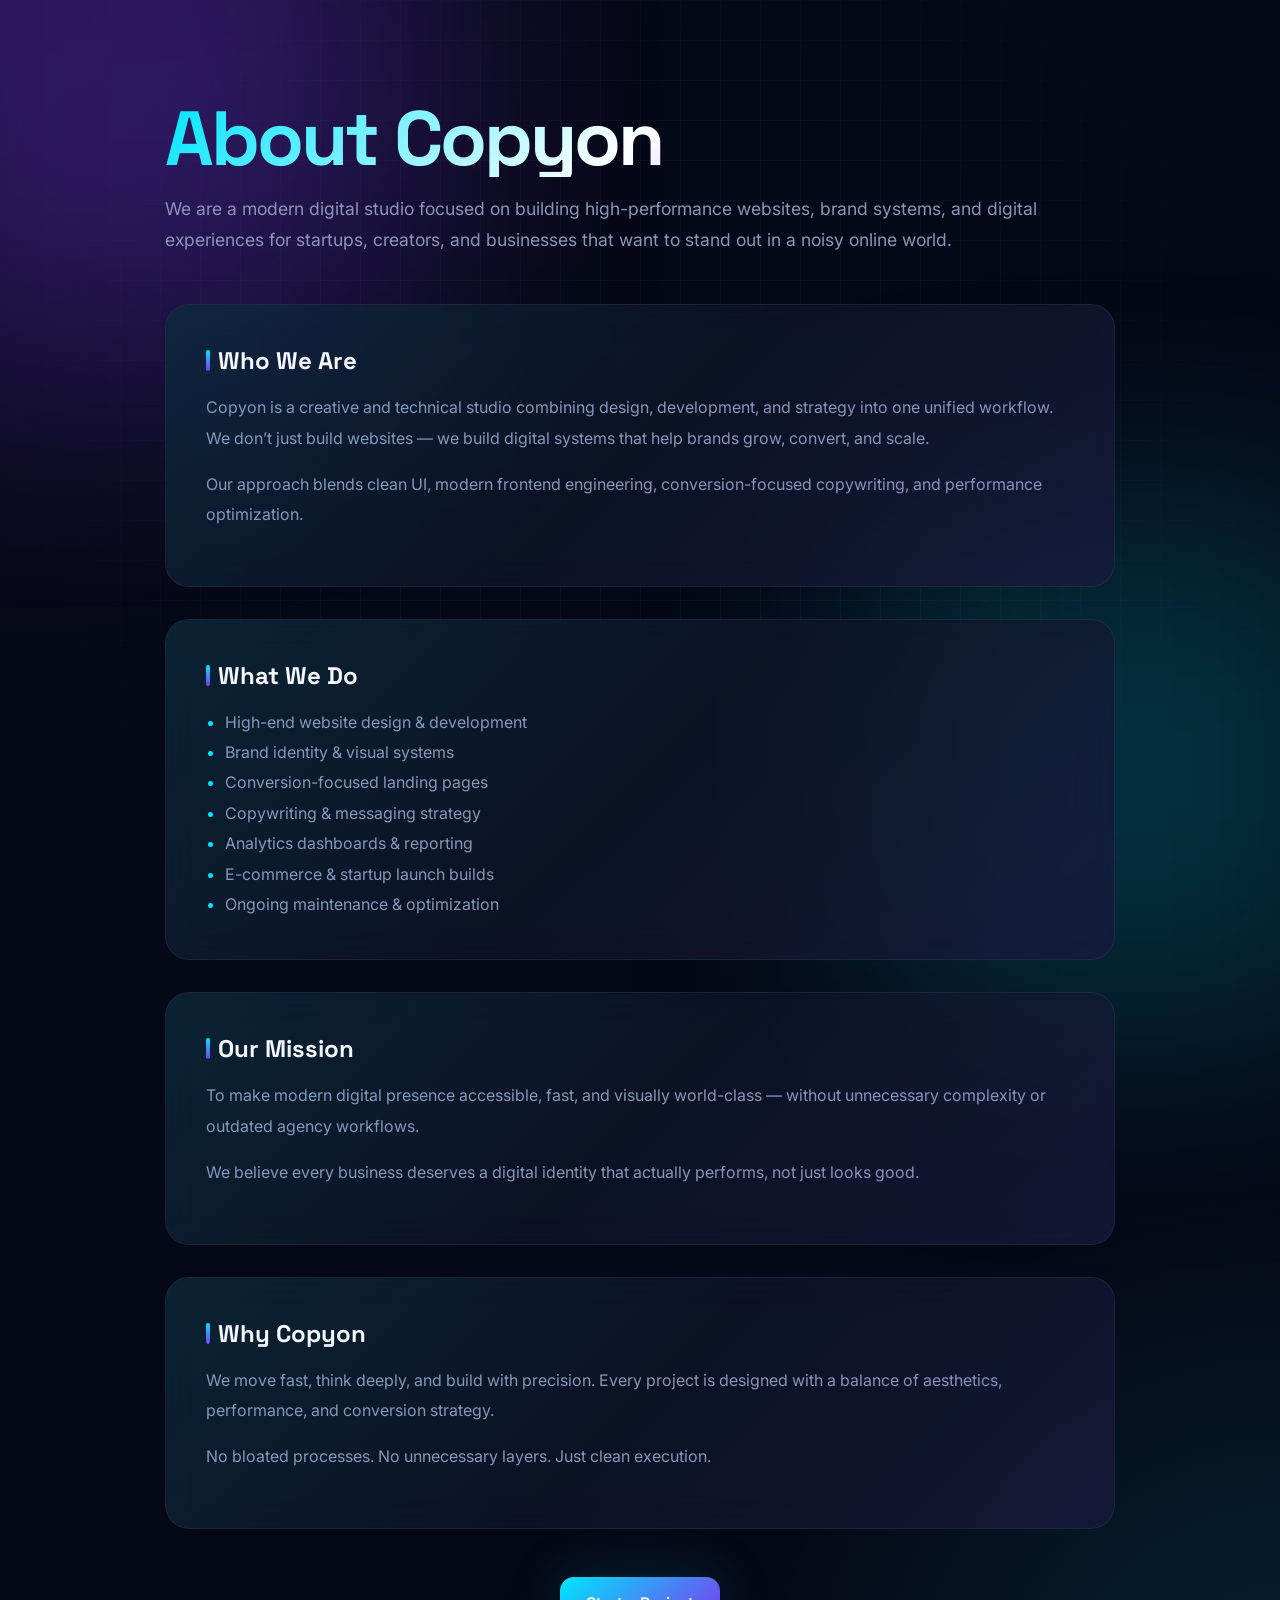
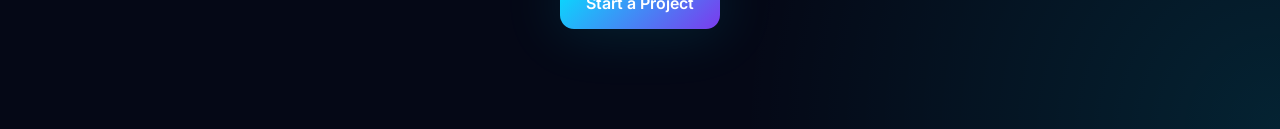
<file: about.html>
<!DOCTYPE html>
<html lang="en">
<head>
  <meta charset="UTF-8" />
  <meta name="viewport" content="width=device-width, initial-scale=1.0"/>
  <title>About Us | Copyon</title>

  <link rel="preconnect" href="https://fonts.googleapis.com">
  <link rel="preconnect" href="https://fonts.gstatic.com" crossorigin>
  <link href="https://fonts.googleapis.com/css2?family=Space+Grotesk:wght@300;400;500;700&family=Inter:wght@300;400;500;600&display=swap" rel="stylesheet">

  <style>
    * {
      margin: 0;
      padding: 0;
      box-sizing: border-box;
    }

    :root {
      --bg: #050816;
      --panel: rgba(15, 23, 42, 0.72);
      --border: rgba(255,255,255,0.08);
      --text: #f4f7ff;
      --muted: #8b95b7;
      --cyan: #00e5ff;
      --purple: #7c3aed;
      --shadow: 0 0 60px rgba(0,229,255,0.15);
    }

    body {
      font-family: 'Inter', sans-serif;
      background:
        radial-gradient(circle at top left, rgba(124,58,237,0.18), transparent 30%),
        radial-gradient(circle at bottom right, rgba(0,229,255,0.12), transparent 25%),
        var(--bg);
      color: var(--text);
      padding: 100px 24px;
      overflow-x: hidden;
    }

    body::before {
      content: '';
      position: fixed;
      inset: 0;
      background-image:
        linear-gradient(rgba(255,255,255,0.03) 1px, transparent 1px),
        linear-gradient(90deg, rgba(255,255,255,0.03) 1px, transparent 1px);
      background-size: 40px 40px;
      mask-image: radial-gradient(circle at center, black 40%, transparent 85%);
      pointer-events: none;
    }

    .glow {
      position: fixed;
      width: 500px;
      height: 500px;
      filter: blur(120px);
      z-index: 0;
      pointer-events: none;
    }

    .glow-1 {
      background: rgba(124,58,237,0.25);
      top: -150px;
      left: -100px;
    }

    .glow-2 {
      background: rgba(0,229,255,0.18);
      bottom: -120px;
      right: -100px;
    }

    .container {
      max-width: 950px;
      margin: auto;
      position: relative;
      z-index: 2;
    }

    h1 {
      font-family: 'Space Grotesk', sans-serif;
      font-size: clamp(3rem, 6vw, 5rem);
      line-height: 1;
      letter-spacing: -3px;
      margin-bottom: 1rem;
      background: linear-gradient(135deg, var(--cyan), white, var(--purple));
      -webkit-background-clip: text;
      -webkit-text-fill-color: transparent;
    }

    .subtitle {
      color: var(--muted);
      font-size: 1.1rem;
      line-height: 1.8;
      margin-bottom: 3rem;
    }

    .card {
      background: var(--panel);
      border: 1px solid var(--border);
      border-radius: 24px;
      padding: 2.5rem;
      backdrop-filter: blur(18px);
      margin-bottom: 2rem;
      position: relative;
      overflow: hidden;
    }

    .card::before {
      content: '';
      position: absolute;
      inset: 0;
      background: linear-gradient(135deg, rgba(0,229,255,0.08), transparent, rgba(124,58,237,0.08));
      pointer-events: none;
    }

    h2 {
      font-family: 'Space Grotesk', sans-serif;
      margin-bottom: 1rem;
      padding-left: 12px;
      position: relative;
    }

    h2::before {
      content: '';
      position: absolute;
      left: 0;
      top: 5px;
      bottom: 5px;
      width: 4px;
      border-radius: 999px;
      background: linear-gradient(var(--cyan), var(--purple));
    }

    p {
      color: var(--muted);
      line-height: 1.9;
      margin-bottom: 1rem;
    }

    .grid {
      display: grid;
      grid-template-columns: repeat(auto-fit, minmax(240px, 1fr));
      gap: 1rem;
      margin-top: 1.5rem;
    }

    .stat {
      background: rgba(255,255,255,0.03);
      border: 1px solid var(--border);
      border-radius: 16px;
      padding: 1.5rem;
      text-align: center;
    }

    .stat h3 {
      font-size: 2rem;
      color: var(--cyan);
      margin-bottom: 0.3rem;
    }

    ul {
      margin-left: 1.2rem;
      color: var(--muted);
      line-height: 1.9;
    }

    li::marker {
      color: var(--cyan);
    }

    .cta {
      text-align: center;
      margin-top: 3rem;
    }

    .btn {
      display: inline-block;
      padding: 1rem 1.6rem;
      border-radius: 14px;
      background: linear-gradient(135deg, var(--cyan), var(--purple));
      color: white;
      font-weight: 600;
      text-decoration: none;
      box-shadow: var(--shadow);
      transition: .3s;
    }

    .btn:hover {
      transform: translateY(-3px);
    }

    @media (max-width: 768px) {
      body {
        padding: 60px 16px;
      }

      .card {
        padding: 1.5rem;
      }
    }
  </style>
</head>

<body>

<div class="glow glow-1"></div>
<div class="glow glow-2"></div>

<div class="container">

  <h1>About Copyon</h1>

  <p class="subtitle">
    We are a modern digital studio focused on building high-performance websites,
    brand systems, and digital experiences for startups, creators, and businesses
    that want to stand out in a noisy online world.
  </p>

  <div class="card">
    <h2>Who We Are</h2>
    <p>
      Copyon is a creative and technical studio combining design, development,
      and strategy into one unified workflow. We don’t just build websites —
      we build digital systems that help brands grow, convert, and scale.
    </p>
    <p>
      Our approach blends clean UI, modern frontend engineering, conversion-focused
      copywriting, and performance optimization.
    </p>
  </div>

  <div class="card">
    <h2>What We Do</h2>
    <ul>
      <li>High-end website design & development</li>
      <li>Brand identity & visual systems</li>
      <li>Conversion-focused landing pages</li>
      <li>Copywriting & messaging strategy</li>
      <li>Analytics dashboards & reporting</li>
      <li>E-commerce & startup launch builds</li>
      <li>Ongoing maintenance & optimization</li>
    </ul>
  </div>

  <div class="card">
    <h2>Our Mission</h2>
    <p>
      To make modern digital presence accessible, fast, and visually world-class —
      without unnecessary complexity or outdated agency workflows.
    </p>
    <p>
      We believe every business deserves a digital identity that actually performs,
      not just looks good.
    </p>
  </div>

  <!-- <div class="card">
    <h2>Results</h2>

    <div class="grid">
      <div class="stat">
        <h3>+300%</h3>
        <p>Engagement growth</p>
      </div>

      <div class="stat">
        <h3>4.9★</h3>
        <p>Client satisfaction</p>
      </div>

      <div class="stat">
        <h3>24h</h3>
        <p>Avg response time</p>
      </div>
    </div>
  </div> -->

  <div class="card">
    <h2>Why Copyon</h2>
    <p>
      We move fast, think deeply, and build with precision. Every project is
      designed with a balance of aesthetics, performance, and conversion strategy.
    </p>
    <p>
      No bloated processes. No unnecessary layers. Just clean execution.
    </p>
  </div>

  <div class="cta">
    <a class="btn" href="index.html#contact">Start a Project</a>
  </div>

</div>

</body>
</html>
</file>
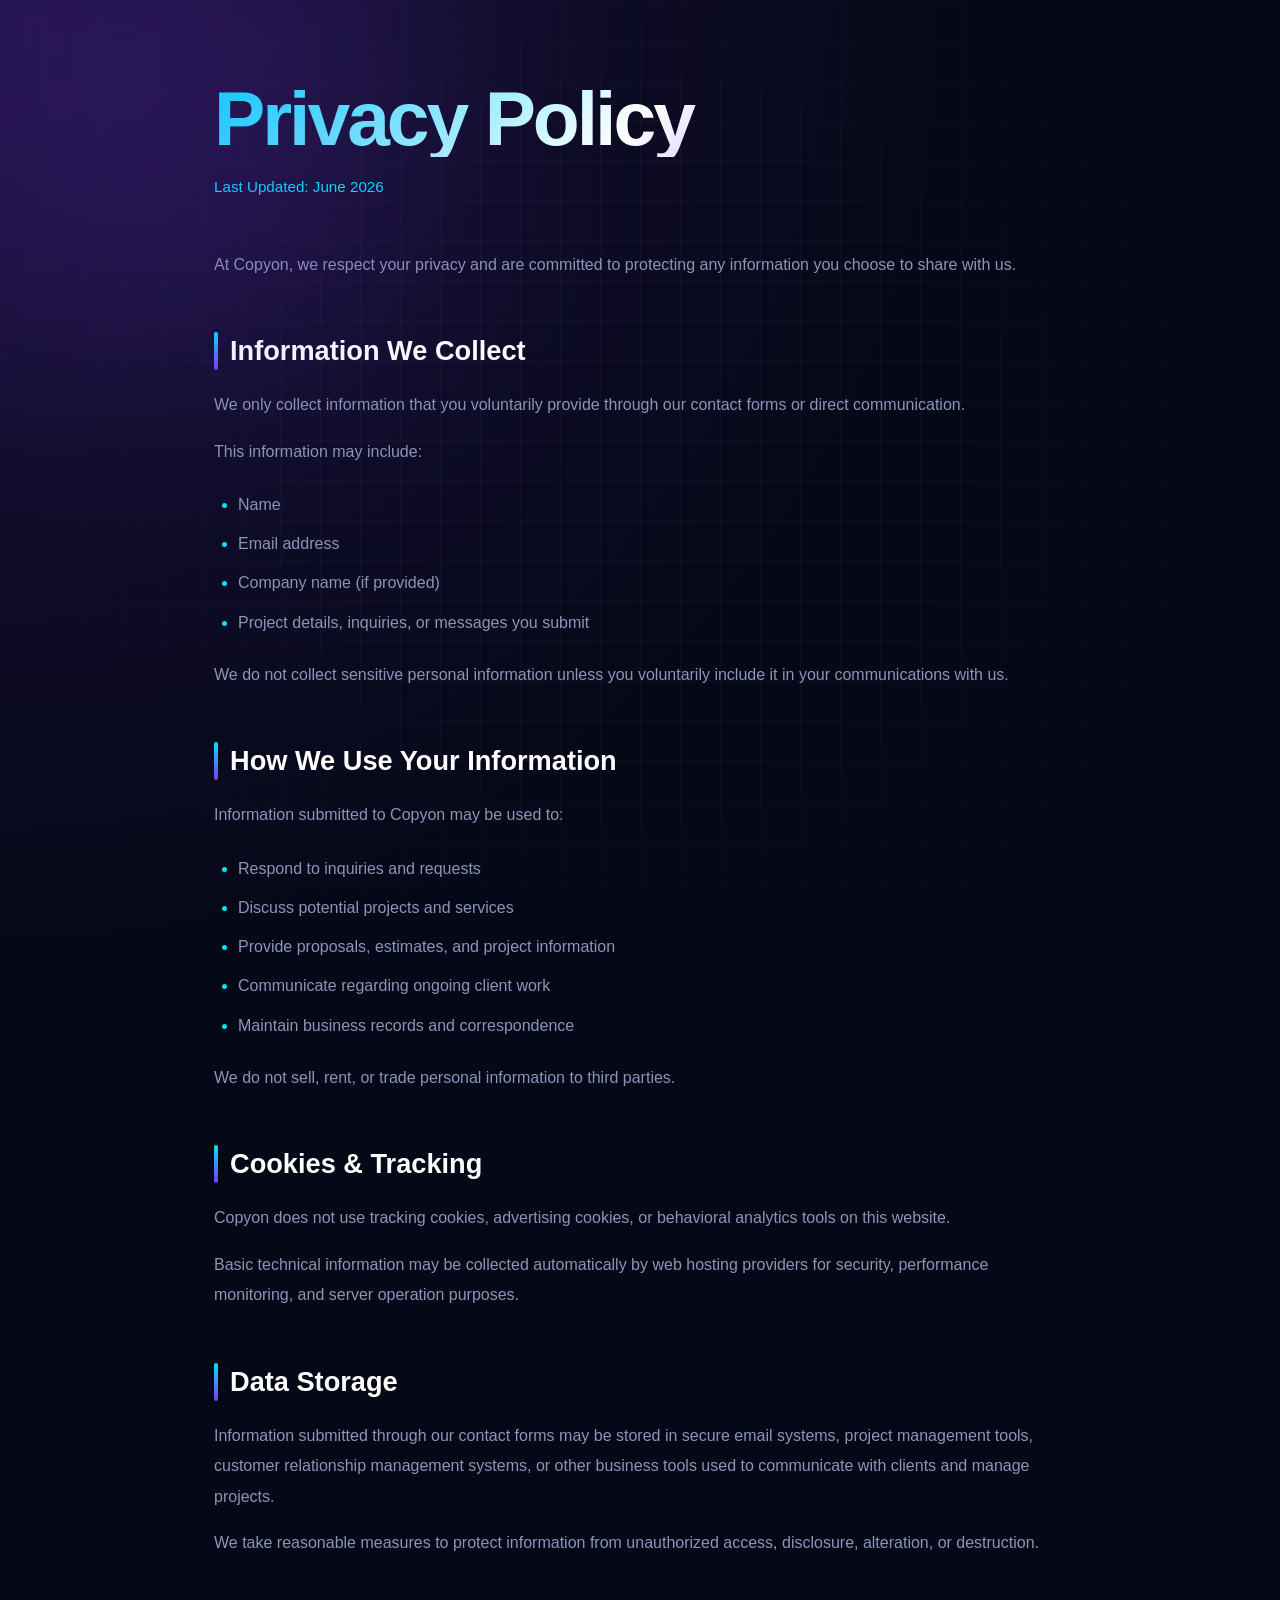
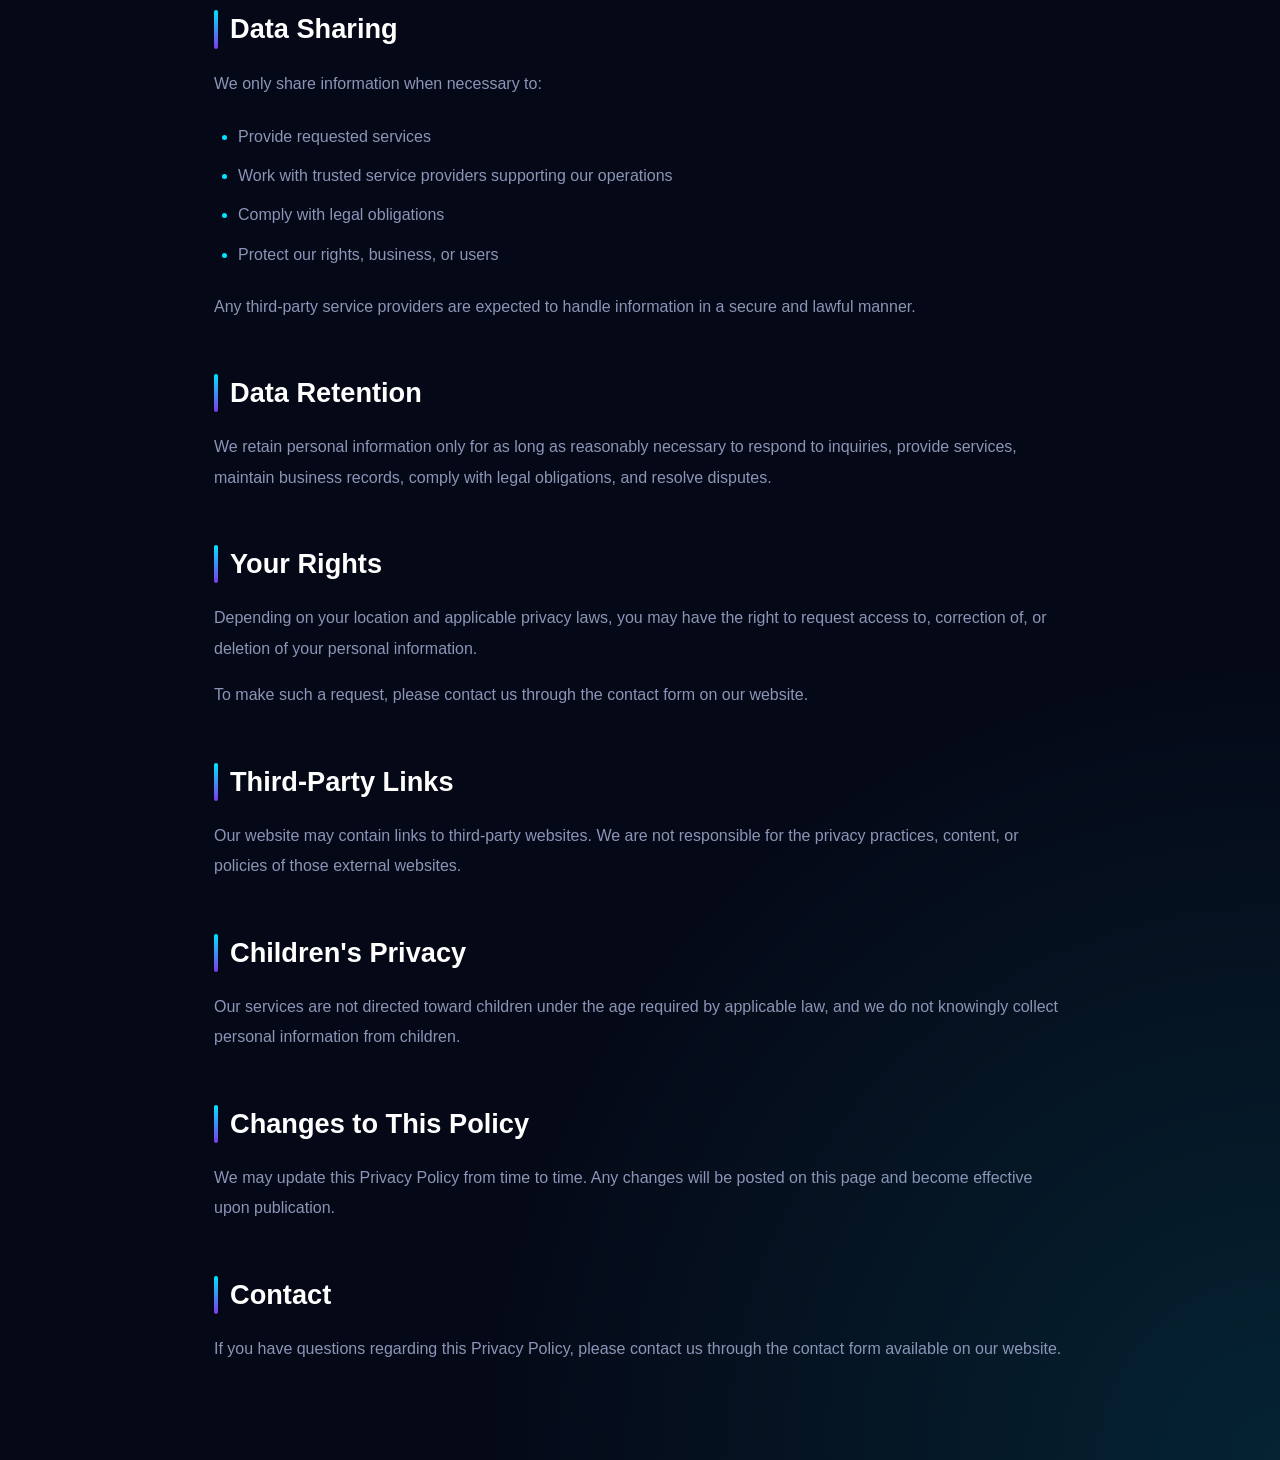
<file: privacypolicy.html>
<!DOCTYPE html>
<html lang="en">
<head>
  <meta charset="UTF-8" />
  <meta name="viewport" content="width=device-width, initial-scale=1.0" />
  <title>Privacy Policy | Copyon</title>
  <meta name="description" content="Terms of Service for Copyon Digital Studio." />
  <style>
    body {
      font-family: Inter, Arial, sans-serif;
      max-width: 900px;
      margin: 0 auto;
      padding: 60px 24px;
      line-height: 1.7;
      color: #111;
      background: #fff;
    }

    h1 {
      margin-bottom: 8px;
    }

    h2 {
      margin-top: 40px;
      margin-bottom: 12px;
    }

    p, li {
      color: #444;
    }

    ul {
      padding-left: 20px;
    }

    .updated {
      color: #666;
      margin-bottom: 40px;
    }
  </style>
</head>
<body>

  <h1>Privacy Policy</h1>
  <p class="updated">Last Updated: June 2026</p>

  <p>
    At Copyon, we respect your privacy and are committed to protecting any
    information you choose to share with us.
  </p>

  <h2>Information We Collect</h2>

  <p>
    We only collect information that you voluntarily provide through our
    contact forms or direct communication.
  </p>

  <p>
    This information may include:
  </p>

  <ul>
    <li>Name</li>
    <li>Email address</li>
    <li>Company name (if provided)</li>
    <li>Project details, inquiries, or messages you submit</li>
  </ul>

  <p>
    We do not collect sensitive personal information unless you voluntarily
    include it in your communications with us.
  </p>

  <h2>How We Use Your Information</h2>

  <p>
    Information submitted to Copyon may be used to:
  </p>

  <ul>
    <li>Respond to inquiries and requests</li>
    <li>Discuss potential projects and services</li>
    <li>Provide proposals, estimates, and project information</li>
    <li>Communicate regarding ongoing client work</li>
    <li>Maintain business records and correspondence</li>
  </ul>

  <p>
    We do not sell, rent, or trade personal information to third parties.
  </p>

  <h2>Cookies & Tracking</h2>

  <p>
    Copyon does not use tracking cookies, advertising cookies, or behavioral
    analytics tools on this website.
  </p>

  <p>
    Basic technical information may be collected automatically by web hosting
    providers for security, performance monitoring, and server operation
    purposes.
  </p>

  <h2>Data Storage</h2>

  <p>
    Information submitted through our contact forms may be stored in secure
    email systems, project management tools, customer relationship management
    systems, or other business tools used to communicate with clients and
    manage projects.
  </p>

  <p>
    We take reasonable measures to protect information from unauthorized
    access, disclosure, alteration, or destruction.
  </p>

  <h2>Data Sharing</h2>

  <p>
    We only share information when necessary to:
  </p>

  <ul>
    <li>Provide requested services</li>
    <li>Work with trusted service providers supporting our operations</li>
    <li>Comply with legal obligations</li>
    <li>Protect our rights, business, or users</li>
  </ul>

  <p>
    Any third-party service providers are expected to handle information in a
    secure and lawful manner.
  </p>

  <h2>Data Retention</h2>

  <p>
    We retain personal information only for as long as reasonably necessary to
    respond to inquiries, provide services, maintain business records, comply
    with legal obligations, and resolve disputes.
  </p>

  <h2>Your Rights</h2>

  <p>
    Depending on your location and applicable privacy laws, you may have the
    right to request access to, correction of, or deletion of your personal
    information.
  </p>

  <p>
    To make such a request, please contact us through the contact form on our website.
  </p>

  <h2>Third-Party Links</h2>

  <p>
    Our website may contain links to third-party websites. We are not
    responsible for the privacy practices, content, or policies of those external websites.
  </p>

  <h2>Children's Privacy</h2>

  <p>
    Our services are not directed toward children under the age required by
    applicable law, and we do not knowingly collect personal information from children.
  </p>

  <h2>Changes to This Policy</h2>

  <p>
    We may update this Privacy Policy from time to time. Any changes will be
    posted on this page and become effective upon publication.
  </p>

  <h2>Contact</h2>

  <p>
    If you have questions regarding this Privacy Policy, please contact us
    through the contact form available on our website.
  </p>

  <style>
    * {
  margin: 0;
  padding: 0;
  box-sizing: border-box;
}

:root {
  --bg: #050816;
  --panel: rgba(15, 23, 42, 0.72);
  --border: rgba(255,255,255,0.08);
  --text: #f4f7ff;
  --muted: #8b95b7;
  --cyan: #00e5ff;
  --purple: #7c3aed;
  --shadow: 0 0 60px rgba(0,229,255,0.15);
}

html {
  scroll-behavior: smooth;
}

body {
  font-family: 'Inter', sans-serif;
  color: var(--text);
  background:
    radial-gradient(circle at top left, rgba(124,58,237,0.18), transparent 30%),
    radial-gradient(circle at bottom right, rgba(0,229,255,0.12), transparent 25%),
    var(--bg);

  min-height: 100vh;
  padding: 80px 24px;
  position: relative;
  overflow-x: hidden;
}

/* Grid overlay */
body::before {
  content: '';
  position: fixed;
  inset: 0;
  background-image:
    linear-gradient(rgba(255,255,255,0.03) 1px, transparent 1px),
    linear-gradient(90deg, rgba(255,255,255,0.03) 1px, transparent 1px);
  background-size: 40px 40px;
  mask-image: radial-gradient(circle at center, black 40%, transparent 85%);
  pointer-events: none;
  z-index: 0;
}

/* Glow effects */
body::after {
  content: '';
  position: fixed;
  width: 500px;
  height: 500px;
  background: rgba(124,58,237,0.18);
  filter: blur(120px);
  top: -150px;
  left: -100px;
  z-index: 0;
  pointer-events: none;
}

.terms-container {
  position: relative;
  z-index: 2;
  max-width: 950px;
  margin: 0 auto;
  background: var(--panel);
  border: 1px solid var(--border);
  backdrop-filter: blur(18px);
  border-radius: 32px;
  padding: 4rem;
  box-shadow: var(--shadow);
}

.terms-container::before {
  content: '';
  position: absolute;
  inset: 0;
  border-radius: inherit;
  background:
    linear-gradient(
      135deg,
      rgba(0,229,255,0.08),
      transparent,
      rgba(124,58,237,0.08)
    );
  pointer-events: none;
}

h1 {
  font-family: 'Space Grotesk', sans-serif;
  font-size: clamp(3rem, 6vw, 5rem);
  line-height: 1;
  letter-spacing: -3px;
  margin-bottom: 1rem;
  background: linear-gradient(
    135deg,
    var(--cyan),
    white,
    var(--purple)
  );
  -webkit-background-clip: text;
  -webkit-text-fill-color: transparent;
}

.updated {
  color: var(--cyan);
  margin-bottom: 3rem;
  font-size: 0.95rem;
  font-weight: 500;
}

h2 {
  font-family: 'Space Grotesk', sans-serif;
  font-size: 1.7rem;
  margin-top: 3rem;
  margin-bottom: 1rem;
  color: white;
  position: relative;
  padding-left: 1rem;
}

h2::before {
  content: '';
  position: absolute;
  left: 0;
  top: 4px;
  bottom: 4px;
  width: 4px;
  border-radius: 999px;
  background: linear-gradient(
    to bottom,
    var(--cyan),
    var(--purple)
  );
}

p {
  color: var(--muted);
  line-height: 1.9;
  margin-bottom: 1rem;
}

ul {
  margin: 1.5rem 0;
  padding-left: 1.5rem;
}

li {
  color: var(--muted);
  margin-bottom: 0.75rem;
}

li::marker {
  color: var(--cyan);
}

a {
  color: var(--cyan);
  text-decoration: none;
}

a:hover {
  text-decoration: underline;
}

@media (max-width: 768px) {
  body {
    padding: 40px 16px;
  }

  .terms-container {
    padding: 2rem;
    border-radius: 24px;
  }

  h1 {
    letter-spacing: -2px;
  }
}
  </style>

</body>
</html>
</file>
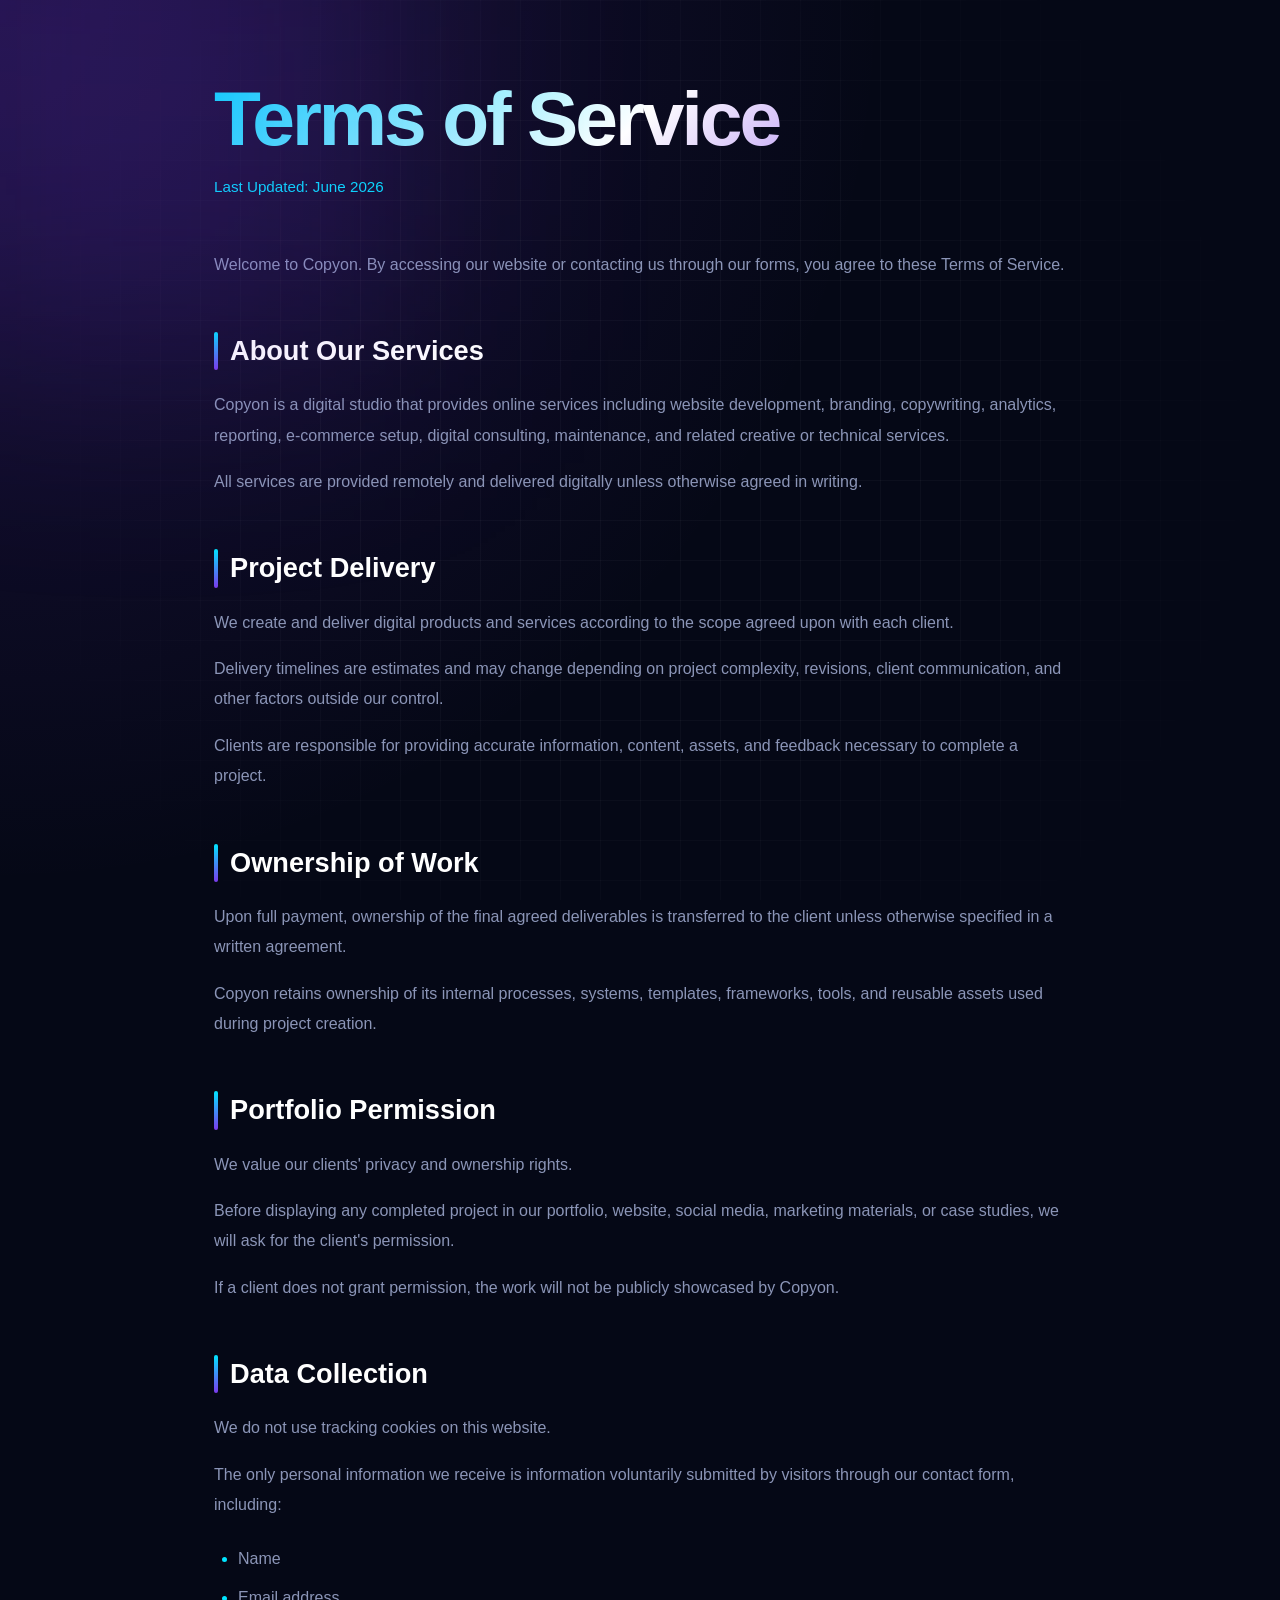
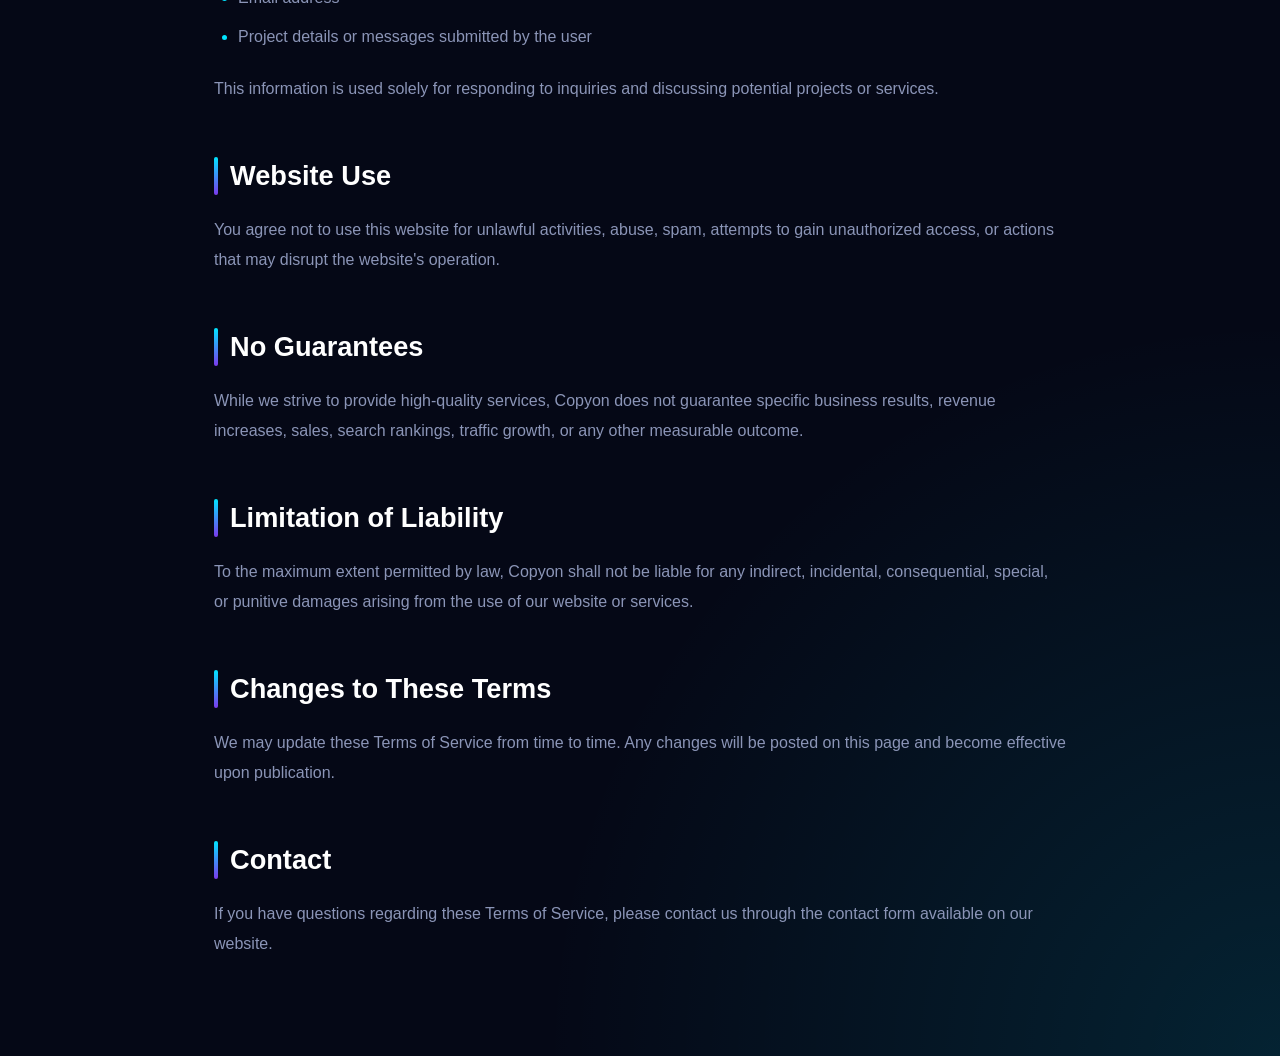
<file: tos.html>
<!DOCTYPE html>
<html lang="en">
<head>
  <meta charset="UTF-8" />
  <meta name="viewport" content="width=device-width, initial-scale=1.0" />
  <title>Terms of Service | Copyon</title>
  <meta name="description" content="Terms of Service for Copyon Digital Studio." />
  <style>
    body {
      font-family: Inter, Arial, sans-serif;
      max-width: 900px;
      margin: 0 auto;
      padding: 60px 24px;
      line-height: 1.7;
      color: #111;
      background: #fff;
    }

    h1 {
      margin-bottom: 8px;
    }

    h2 {
      margin-top: 40px;
      margin-bottom: 12px;
    }

    p, li {
      color: #444;
    }

    ul {
      padding-left: 20px;
    }

    .updated {
      color: #666;
      margin-bottom: 40px;
    }
  </style>
</head>
<body>

  <h1>Terms of Service</h1>
  <p class="updated">Last Updated: June 2026</p>

  <p>
    Welcome to Copyon. By accessing our website or contacting us through our
    forms, you agree to these Terms of Service.
  </p>

  <h2>About Our Services</h2>
  <p>
    Copyon is a digital studio that provides online services including website
    development, branding, copywriting, analytics, reporting, e-commerce setup,
    digital consulting, maintenance, and related creative or technical services.
  </p>

  <p>
    All services are provided remotely and delivered digitally unless otherwise
    agreed in writing.
  </p>

  <h2>Project Delivery</h2>
  <p>
    We create and deliver digital products and services according to the scope
    agreed upon with each client.
  </p>

  <p>
    Delivery timelines are estimates and may change depending on project
    complexity, revisions, client communication, and other factors outside our
    control.
  </p>

  <p>
    Clients are responsible for providing accurate information, content, assets,
    and feedback necessary to complete a project.
  </p>

  <h2>Ownership of Work</h2>
  <p>
    Upon full payment, ownership of the final agreed deliverables is transferred
    to the client unless otherwise specified in a written agreement.
  </p>

  <p>
    Copyon retains ownership of its internal processes, systems, templates,
    frameworks, tools, and reusable assets used during project creation.
  </p>

  <h2>Portfolio Permission</h2>
  <p>
    We value our clients' privacy and ownership rights.
  </p>

  <p>
    Before displaying any completed project in our portfolio, website, social
    media, marketing materials, or case studies, we will ask for the client's
    permission.
  </p>

  <p>
    If a client does not grant permission, the work will not be publicly
    showcased by Copyon.
  </p>

  <h2>Data Collection</h2>
  <p>
    We do not use tracking cookies on this website.
  </p>

  <p>
    The only personal information we receive is information voluntarily
    submitted by visitors through our contact form, including:
  </p>

  <ul>
    <li>Name</li>
    <li>Email address</li>
    <li>Project details or messages submitted by the user</li>
  </ul>

  <p>
    This information is used solely for responding to inquiries and discussing
    potential projects or services.
  </p>

  <h2>Website Use</h2>
  <p>
    You agree not to use this website for unlawful activities, abuse, spam,
    attempts to gain unauthorized access, or actions that may disrupt the
    website's operation.
  </p>

  <h2>No Guarantees</h2>
  <p>
    While we strive to provide high-quality services, Copyon does not guarantee
    specific business results, revenue increases, sales, search rankings,
    traffic growth, or any other measurable outcome.
  </p>

  <h2>Limitation of Liability</h2>
  <p>
    To the maximum extent permitted by law, Copyon shall not be liable for any
    indirect, incidental, consequential, special, or punitive damages arising
    from the use of our website or services.
  </p>

  <h2>Changes to These Terms</h2>
  <p>
    We may update these Terms of Service from time to time. Any changes will be
    posted on this page and become effective upon publication.
  </p>

  <h2>Contact</h2>
  <p>
    If you have questions regarding these Terms of Service, please contact us
    through the contact form available on our website.
  </p>

  <style>
    * {
  margin: 0;
  padding: 0;
  box-sizing: border-box;
}

:root {
  --bg: #050816;
  --panel: rgba(15, 23, 42, 0.72);
  --border: rgba(255,255,255,0.08);
  --text: #f4f7ff;
  --muted: #8b95b7;
  --cyan: #00e5ff;
  --purple: #7c3aed;
  --shadow: 0 0 60px rgba(0,229,255,0.15);
}

html {
  scroll-behavior: smooth;
}

body {
  font-family: 'Inter', sans-serif;
  color: var(--text);
  background:
    radial-gradient(circle at top left, rgba(124,58,237,0.18), transparent 30%),
    radial-gradient(circle at bottom right, rgba(0,229,255,0.12), transparent 25%),
    var(--bg);

  min-height: 100vh;
  padding: 80px 24px;
  position: relative;
  overflow-x: hidden;
}

/* Grid overlay */
body::before {
  content: '';
  position: fixed;
  inset: 0;
  background-image:
    linear-gradient(rgba(255,255,255,0.03) 1px, transparent 1px),
    linear-gradient(90deg, rgba(255,255,255,0.03) 1px, transparent 1px);
  background-size: 40px 40px;
  mask-image: radial-gradient(circle at center, black 40%, transparent 85%);
  pointer-events: none;
  z-index: 0;
}

/* Glow effects */
body::after {
  content: '';
  position: fixed;
  width: 500px;
  height: 500px;
  background: rgba(124,58,237,0.18);
  filter: blur(120px);
  top: -150px;
  left: -100px;
  z-index: 0;
  pointer-events: none;
}

.terms-container {
  position: relative;
  z-index: 2;
  max-width: 950px;
  margin: 0 auto;
  background: var(--panel);
  border: 1px solid var(--border);
  backdrop-filter: blur(18px);
  border-radius: 32px;
  padding: 4rem;
  box-shadow: var(--shadow);
}

.terms-container::before {
  content: '';
  position: absolute;
  inset: 0;
  border-radius: inherit;
  background:
    linear-gradient(
      135deg,
      rgba(0,229,255,0.08),
      transparent,
      rgba(124,58,237,0.08)
    );
  pointer-events: none;
}

h1 {
  font-family: 'Space Grotesk', sans-serif;
  font-size: clamp(3rem, 6vw, 5rem);
  line-height: 1;
  letter-spacing: -3px;
  margin-bottom: 1rem;
  background: linear-gradient(
    135deg,
    var(--cyan),
    white,
    var(--purple)
  );
  -webkit-background-clip: text;
  -webkit-text-fill-color: transparent;
}

.updated {
  color: var(--cyan);
  margin-bottom: 3rem;
  font-size: 0.95rem;
  font-weight: 500;
}

h2 {
  font-family: 'Space Grotesk', sans-serif;
  font-size: 1.7rem;
  margin-top: 3rem;
  margin-bottom: 1rem;
  color: white;
  position: relative;
  padding-left: 1rem;
}

h2::before {
  content: '';
  position: absolute;
  left: 0;
  top: 4px;
  bottom: 4px;
  width: 4px;
  border-radius: 999px;
  background: linear-gradient(
    to bottom,
    var(--cyan),
    var(--purple)
  );
}

p {
  color: var(--muted);
  line-height: 1.9;
  margin-bottom: 1rem;
}

ul {
  margin: 1.5rem 0;
  padding-left: 1.5rem;
}

li {
  color: var(--muted);
  margin-bottom: 0.75rem;
}

li::marker {
  color: var(--cyan);
}

a {
  color: var(--cyan);
  text-decoration: none;
}

a:hover {
  text-decoration: underline;
}

@media (max-width: 768px) {
  body {
    padding: 40px 16px;
  }

  .terms-container {
    padding: 2rem;
    border-radius: 24px;
  }

  h1 {
    letter-spacing: -2px;
  }
}
  </style>

</body>
</html>
</file>
